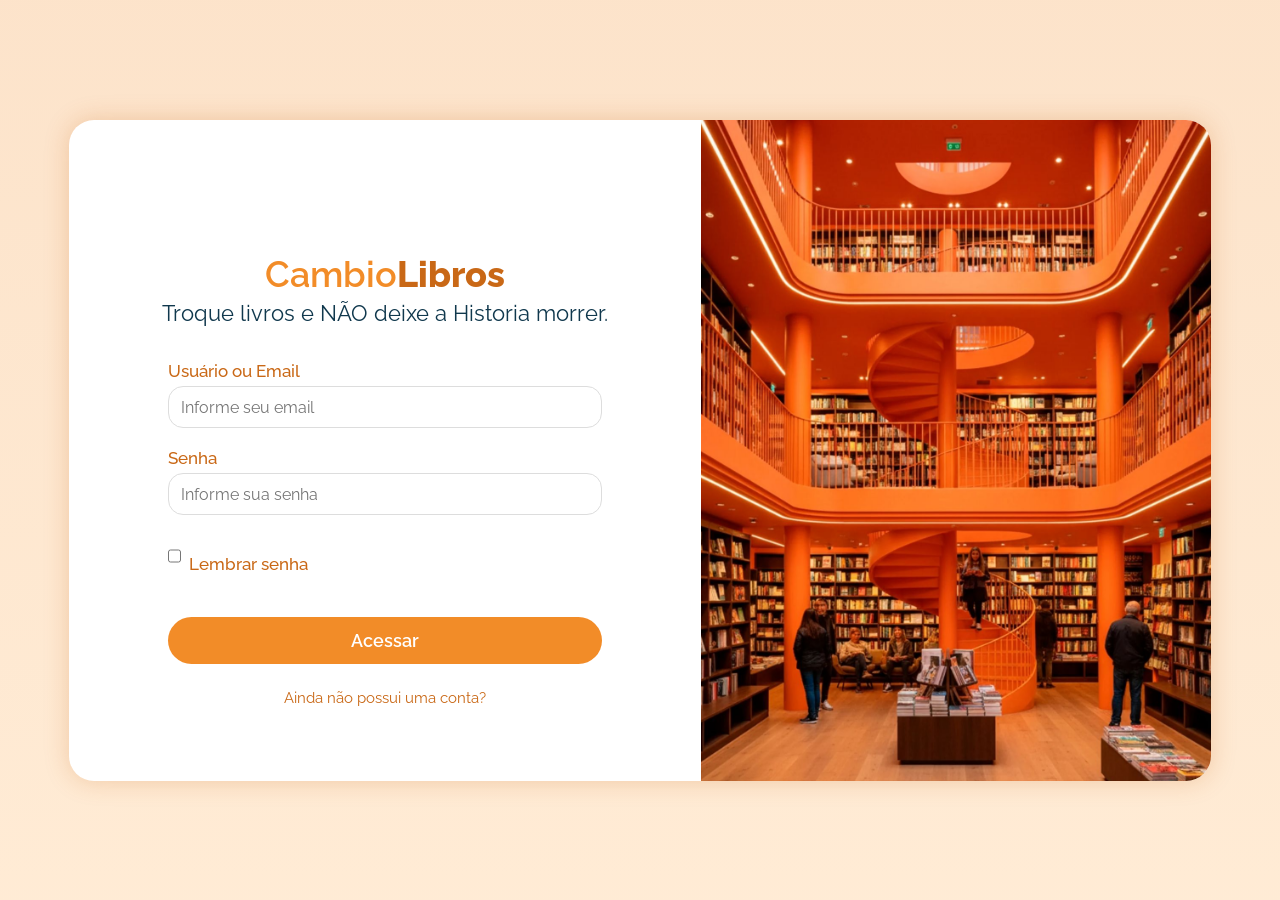
<file: login.html>
<!DOCTYPE html>
<html lang="pt-br">

<head>
    <meta charset="UTF-8">

    <meta name="viewport" content="width=device-width, initial-scale=1.0">

    <link rel="stylesheet" href="login.css">

    <title>Login | CambioLibros</title>
</head>


<body>

    <main>

        <!-- LADO ESQUERDO - LOGIN -->

        <section class="sessao-login">

            <div class="area-titulo">

                <h1>
                    Cambio<span>Libros</span>
                </h1>

                <h2>
                    Troque livros e NÃO deixe a Historia morrer.
                </h2>

            </div>


            <form action="#" method="post" id="form-login">

                <label for="email">
                    Usuário ou Email
                </label>

                <input
                    type="text"
                    id="email"
                    placeholder="Informe seu email"
                >


                <label for="senha">
                    Senha
                </label>

                <input
                    type="password"
                    id="senha"
                    placeholder="Informe sua senha"
                >


                <div class="lembrar-senha">

                    <input
                        type="checkbox"
                        id="lembrar"
                    >

                    <label for="lembrar">
                        Lembrar senha
                    </label>

                </div>


                <button id="btn-acessar">
                    Acessar
                </button>


                <p class="texto-conta">
                    <a href="cadastro.html">Ainda não possui uma conta?</a>
                </p>

            </form>

        </section>


        <!-- LADO DIREITO - IMAGEM -->

        <section class="sessao-imagem">

            <img
                src="img/Login-image.jpg"
                alt="Livros em uma livraria"
            >

        </section>

    </main>

</body>

</html>
</file>
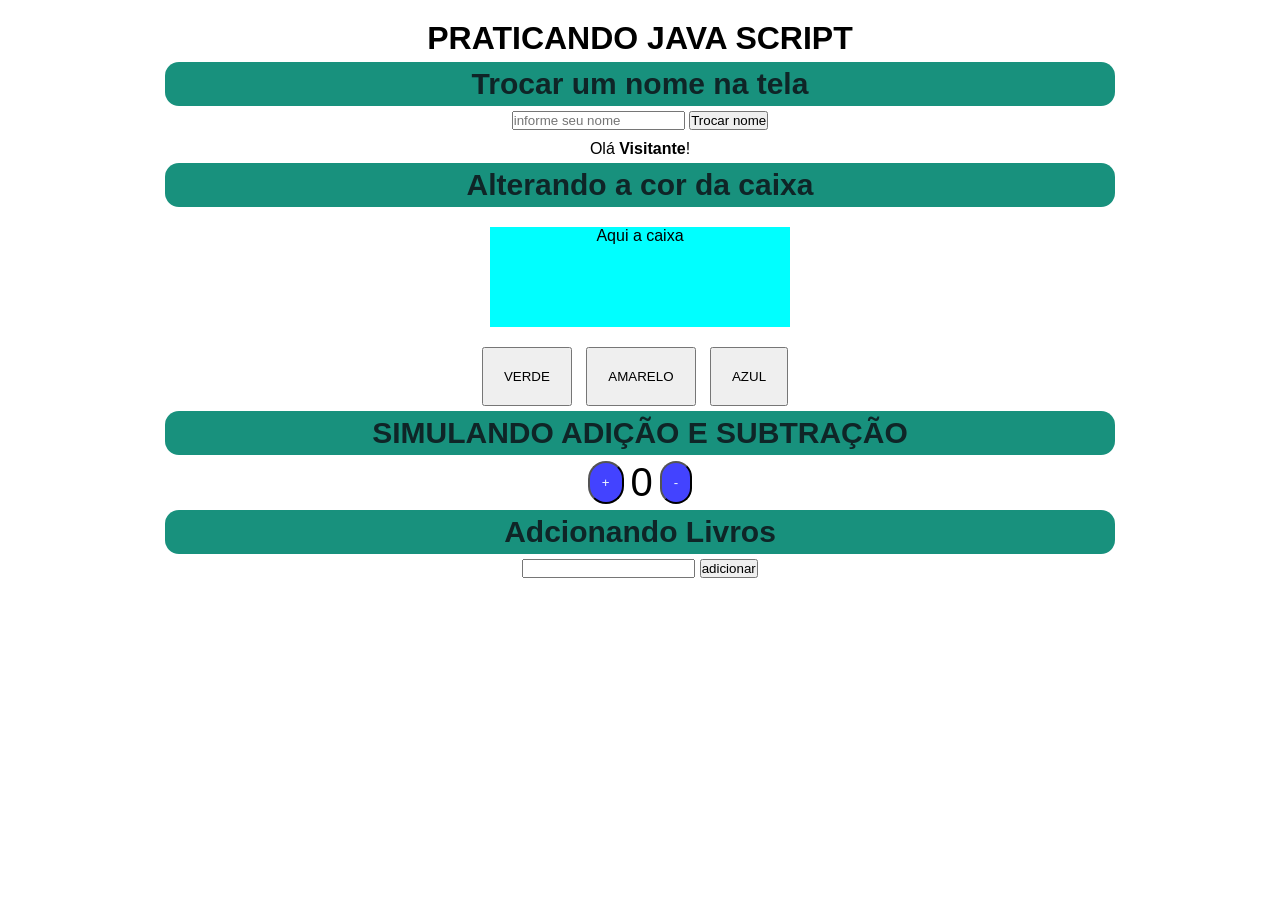
<file: Praticando js/home.html>
<!DOCTYPE html>
<html lang="pt-br">
<head>
    <meta charset="UTF-8">
    <meta name="viewport" content="width=device-width, initial-scale=1.0">
    <link rel="stylesheet" href="home.css">
    <title>Praticando JS</title>
</head>
<body>
    <main>
        <h1>PRATICANDO JAVA SCRIPT</h1>
        <section>
            <h2>Trocar um nome na tela</h2>
            <input type="text" id="entrada-nome" placeholder="informe seu nome">
            <button id="btn-troca">Trocar nome</button>
            <p>Olá <b id="nome-saida">Visitante</b>!</p>
        </section>
        <section>
            <h2>Alterando a cor da caixa</h2>
            <div id="caixa">Aqui a caixa</div>
            <button id="btn_verde" class="btn">VERDE</button>
            <button id="btn_amarelo" class="btn">AMARELO</button>
            <button id="btn_azul" class="btn">AZUL</button>
        </section>
        <h2>SIMULANDO ADIÇÃO E SUBTRAÇÃO</h2>
        <section class="area_add_sub">
            <button id="btn_mais">+</button>
            <p id="valor_real">0</p>
            <button id="btn_menos">-</button>
        </section>

        <h2>Adcionando Livros</h2>
        <section class="area-livros">
            <input type="text" id="nome_livro">
            <Button id="adicionar_livro">adicionar</Button>
            <ul id="lista_livros">

                
            </ul>
        </section>
    </main>
    <script src="home.js"></script>
    
</body>
</html>
</file>
<file: login.css>
@import url(style.css);


/* FUNDO DA PÁGINA */

body{
    background-image: linear-gradient(
        rgba(242, 140, 40, 0.20),
        rgba(255, 180, 92, 0.20)
    );

    width: 100vw;
    height: 100vh;

    display: flex;
    justify-content: center;
    align-items: center;
}


/* ÁREA PRINCIPAL */

main{
    width: 1142px;
    height: 661px;

    display: flex;

    background-color: white;

    box-shadow: 0 0 25px rgba(201, 104, 22, 0.25);

    border-radius: 25px;
}


/* =========================
   LADO ESQUERDO - LOGIN
========================= */

.sessao-login{
    width: 632px;
    height: 661px;

    display: flex;
    flex-direction: column;

    justify-content: center;
    align-items: center;

    padding: 30px;
}


/* TÍTULOS */

.area-titulo{
    text-align: center;

    margin-bottom: 35px;
}


.area-titulo h1{
    color: var(--laranja-principal);

    font-size: 36px;
    font-weight: 600;

    padding-bottom: 5px;
}


.area-titulo h1 span{
    color: var(--laranja-escuro);

    font-size: 36px;
    font-weight: 800;
}


.area-titulo h2{
    color: var(--azul-escuro);

    font-size: 22px;
    font-weight: 400;
}


/* =========================
   FORMULÁRIO
========================= */

#form-login{
    width: 434px;

    display: flex;
    flex-direction: column;

    gap: 5px;
}


/* LABELS */

#form-login label{
    color: var(--laranja-escuro);

    font-size: 17px;
    font-weight: 500;
}


/* CAMPOS */

#form-login input{
    height: 42px;

    padding: 5px 12px;

    font-size: 16px;

    border: 1px solid #dddddd;

    border-radius: 15px;

    margin-bottom: 15px;
}


/* =========================
   LEMBRAR SENHA
========================= */

.lembrar-senha{
    display: flex;
    align-items: center;

    gap: 8px;

    margin-bottom: 5px;
}


.lembrar-senha input{
    width: auto;
    height: auto;

    margin: 0;
}


.lembrar-senha label{
    color: var(--texto-suave);

    font-size: 14px;
    font-weight: 400;
}


/* =========================
   BOTÃO
========================= */

#btn-acessar{
    margin-top: 15px;

    padding: 13px;

    background-color: var(--laranja-principal);

    color: white;

    border: none;
    border-radius: 25px;

    font-size: 18px;
    font-weight: 600;

    cursor: pointer;
}


#btn-acessar:hover{
    background-color: var(--laranja-escuro);
}


/* TEXTO ABAIXO DO BOTÃO */

.texto-conta{
    margin-top: 20px;

    color: var(--texto-suave);

    text-align: center;

    font-size: 15px;
}


/* =========================
   LADO DIREITO - IMAGEM
========================= */

.sessao-imagem{
    width: 510px;
    height: 661px;

    display: flex;

    justify-content: center;
    align-items: center;
}


.sessao-imagem img{
    width: 100%;
    height: 100%;

    object-fit: cover;

    border-radius: 0 25px 25px 0;
}
a{
    text-decoration: none;
    color: var(--laranja-escuro);
}
</file>
<file: Praticando js/home.css>
@import url();
*{
    margin: 0;
    padding: 0;
    font-family: sans-serif;
}
body{
    width: 100vw;
    height: 100vh;
}
main{
    margin: 20px auto;
    width: 75vw;
    text-align: center;
}
h2{
    background-color: rgb(24, 145, 125);
    color: rgb(15, 37, 39);
    border-radius: 14px;
    font-size: 30px;
    margin: 5px;
    padding: 5px;
}
input{
    margin-bottom: 10px;
}
#caixa{
    width: 300px;
    height: 100px;
    background-color: aqua;
    margin: 20px auto
}
.btn{
    padding: 20px;
    margin-right: 10px;
}
.area_add_sub{
    display: flex;
    justify-content: center;
    gap: 7px;
    align-items: center;
    font-size: 40px;
}
.area_add_sub button{
    padding: 12px;
    background-color: rgb(67, 67, 255);
    color: aliceblue;
    border-radius: 600px;
}
.area_add_sub button:hover{
    background-color: rgb(2, 0, 107);

}
ul{
    width: 400px;
    margin: 0 auto;
}

li{
    list-style: none;
    background-color: #8bcbd681;
    padding: 0 100px;
    border-radius: 5px;
    margin-bottom: 5px;
}
</file>
